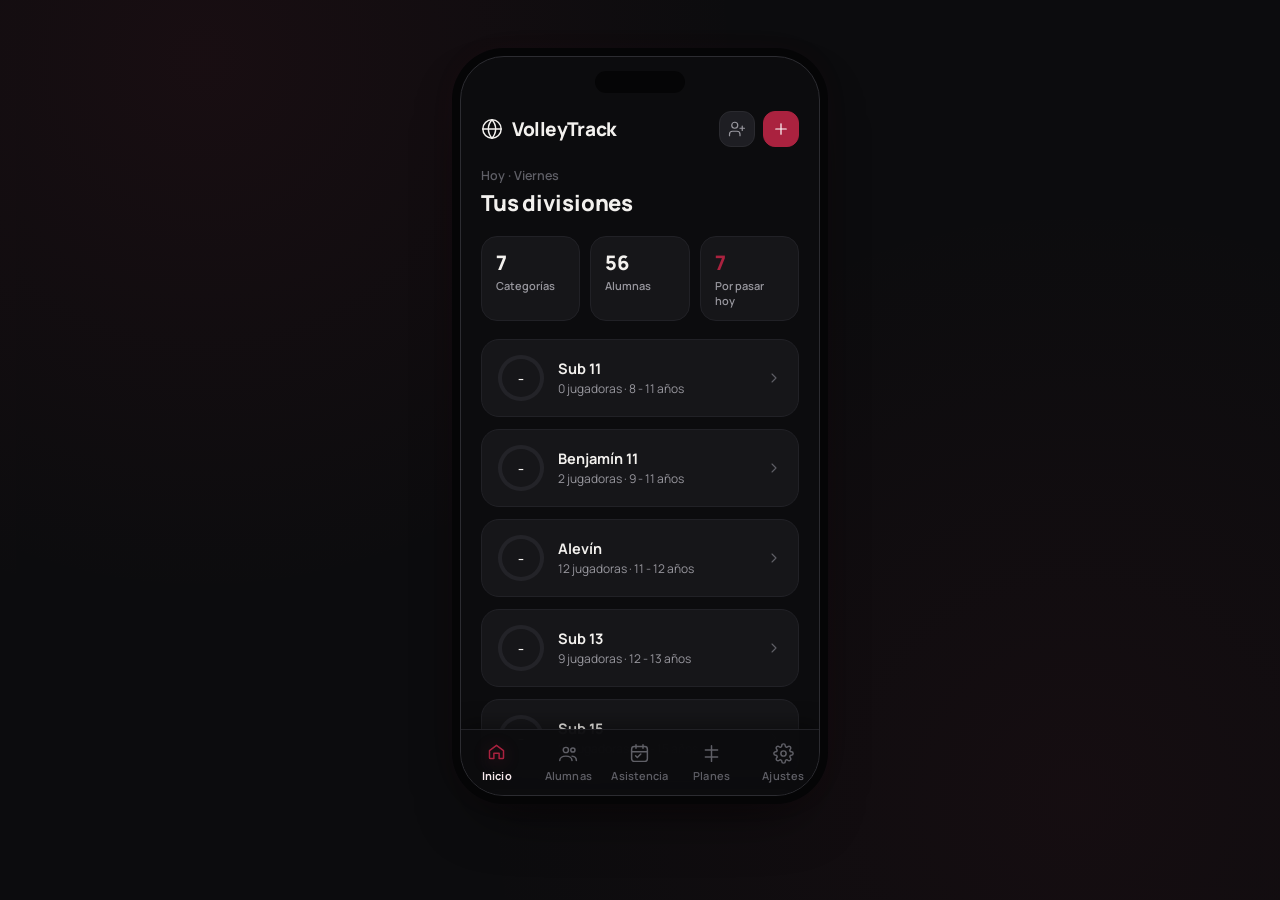
<file: index.html>
<!DOCTYPE html>
<html lang="es">
<head>
  <meta charset="UTF-8" />
  <meta name="viewport" content="width=device-width, initial-scale=1.0, maximum-scale=1.0, user-scalable=no, viewport-fit=cover" />
  <title>VolleyTrack — Control de Vóley</title>
  
  <meta name="theme-color" content="#0c0c0e" />
  <meta name="apple-mobile-web-app-capable" content="yes" />
  <meta name="apple-mobile-web-app-status-bar-style" content="black-translucent" />
  <meta name="mobile-web-app-capable" content="yes" />
  <meta name="application-name" content="VolleyTrack" />

  <!-- Google Fonts: Manrope -->
  <link rel="preconnect" href="https://fonts.googleapis.com">
  <link rel="preconnect" href="https://fonts.gstatic.com" crossorigin>
  <link href="https://fonts.googleapis.com/css2?family=Manrope:wght@400;500;600;700;800&display=swap" rel="stylesheet">

  <link rel="manifest" href="manifest.json?v=5" />
  <link rel="icon" type="image/svg+xml" href="data:image/svg+xml,<svg xmlns='http://www.w3.org/2000/svg' viewBox='0 0 100 100'><circle cx='50' cy='50' r='48' fill='%23aa223f'/><circle cx='50' cy='50' r='38' fill='none' stroke='%23ffffff' stroke-width='6'/><path d='M20,50 Q50,20 80,50' fill='none' stroke='%23ffffff' stroke-width='5'/><path d='M20,50 Q50,80 80,50' fill='none' stroke='%23ffffff' stroke-width='5'/></svg>" />

  <!-- Estilos con versionado anti-caché v8 -->
  <link rel="stylesheet" href="css/styles.css?v=8" />
</head>
<body>
  <div class="phone" id="appRoot">
    <!-- Notch y Statusbar del diseño -->
    <div class="notch"></div>
    <div class="statusbar"></div>

    <!-- Topbar -->
    <header class="app-topbar">
      <div class="topbar-brand">
        <svg class="icon brand-svg-icon" viewBox="0 0 24 24"><circle cx="12" cy="12" r="10"/><path d="M12 2a15.3 15.3 0 0 1 4 10 15.3 15.3 0 0 1-4 10 15.3 15.3 0 0 1-4-10 15.3 15.3 0 0 1 4-10z"/><path d="M2 12h20"/></svg>
        <div>VolleyTrack</div>
      </div>
      <div class="topbar-actions">
        <button class="top-action-btn" id="btnQuickAddAlumna" title="Añadir Alumna">
          <svg class="icon" viewBox="0 0 24 24" width="18" height="18"><path d="M16 21v-2a4 4 0 0 0-4-4H6a4 4 0 0 0-4 4v2"/><circle cx="9" cy="7" r="4"/><line x1="19" y1="8" x2="19" y2="14"/><line x1="22" y1="11" x2="16" y2="11"/></svg>
        </button>
        <button class="top-action-btn highlight" id="btnNewDivisionHeader" title="Nueva Sub / Categoría">
          <svg class="icon" viewBox="0 0 24 24" width="18" height="18"><line x1="12" y1="5" x2="12" y2="19"/><line x1="5" y1="12" x2="19" y2="12"/></svg>
        </button>
      </div>
    </header>

    <!-- Main Content View -->
    <main class="app-content" id="appContent">
      <!-- Contenido dinámico renderizado por app.js -->
    </main>

    <!-- Bottom Nav -->
    <nav class="bottom-nav">
      <button class="nav-item active" data-tab="divisions">
        <svg class="icon" viewBox="0 0 24 24"><path d="M4 11l8-6 8 6v8a1 1 0 0 1-1 1h-4v-6H9v6H5a1 1 0 0 1-1-1z"/></svg>
        <span>Inicio</span>
      </button>
      <button class="nav-item" data-tab="students">
        <svg class="icon" viewBox="0 0 24 24"><circle cx="9" cy="8" r="3"/><path d="M2 20c0-3 3-5 7-5s7 2 7 5"/><circle cx="17" cy="8" r="2.4"/><path d="M16 15c2.8.3 5 2 5 5"/></svg>
        <span>Alumnas</span>
      </button>
      <button class="nav-item" data-tab="attendance">
        <svg class="icon" viewBox="0 0 24 24"><rect x="3" y="4" width="18" height="17" rx="3"/><path d="M8 2v4M16 2v4M3 10h18"/><path d="M7.5 14.5l2 2 4-4"/></svg>
        <span>Asistencia</span>
      </button>
      <button class="nav-item" data-tab="exercises">
        <svg class="icon" viewBox="0 0 24 24"><path d="M12 3v18M5 8h14M5 16h14"/></svg>
        <span>Planes</span>
      </button>
      <button class="nav-item" data-tab="settings">
        <svg class="icon" viewBox="0 0 24 24"><circle cx="12" cy="12" r="3"/><path d="M19.4 15a1.65 1.65 0 0 0 .33 1.82l.06.06a2 2 0 0 1 0 2.83 2 2 0 0 1-2.83 0l-.06-.06a1.65 1.65 0 0 0-1.82-.33 1.65 1.65 0 0 0-1 1.51V21a2 2 0 0 1-2 2 2 2 0 0 1-2-2v-.09A1.65 1.65 0 0 0 9 19.4a1.65 1.65 0 0 0-1.82.33l-.06.06a2 2 0 0 1-2.83 0 2 2 0 0 1 0-2.83l.06-.06a1.65 1.65 0 0 0 .33-1.82 1.65 1.65 0 0 0-1.51-1H3a2 2 0 0 1-2-2 2 2 0 0 1 2-2h.09A1.65 1.65 0 0 0 4.6 9a1.65 1.65 0 0 0-.33-1.82l-.06-.06a2 2 0 0 1 0-2.83 2 2 0 0 1 2.83 0l.06.06a1.65 1.65 0 0 0 1.82.33H9a1.65 1.65 0 0 0 1-1.51V3a2 2 0 0 1 2-2 2 2 0 0 1 2 2v.09a1.65 1.65 0 0 0 1 1.51 1.65 1.65 0 0 0 1.82-.33l.06-.06a2 2 0 0 1 2.83 0 2 2 0 0 1 0 2.83l-.06.06a1.65 1.65 0 0 0-.33 1.82V9a1.65 1.65 0 0 0 1.51 1H21a2 2 0 0 1 2 2 2 2 0 0 1-2 2h-.09a1.65 1.65 0 0 0-1.51 1z"/></svg>
        <span>Ajustes</span>
      </button>
    </nav>
  </div>

  <script src="js/xlsx.full.min.js"></script>
  <script type="module" src="js/app.js?v=8"></script>
</body>
</html>
</file>
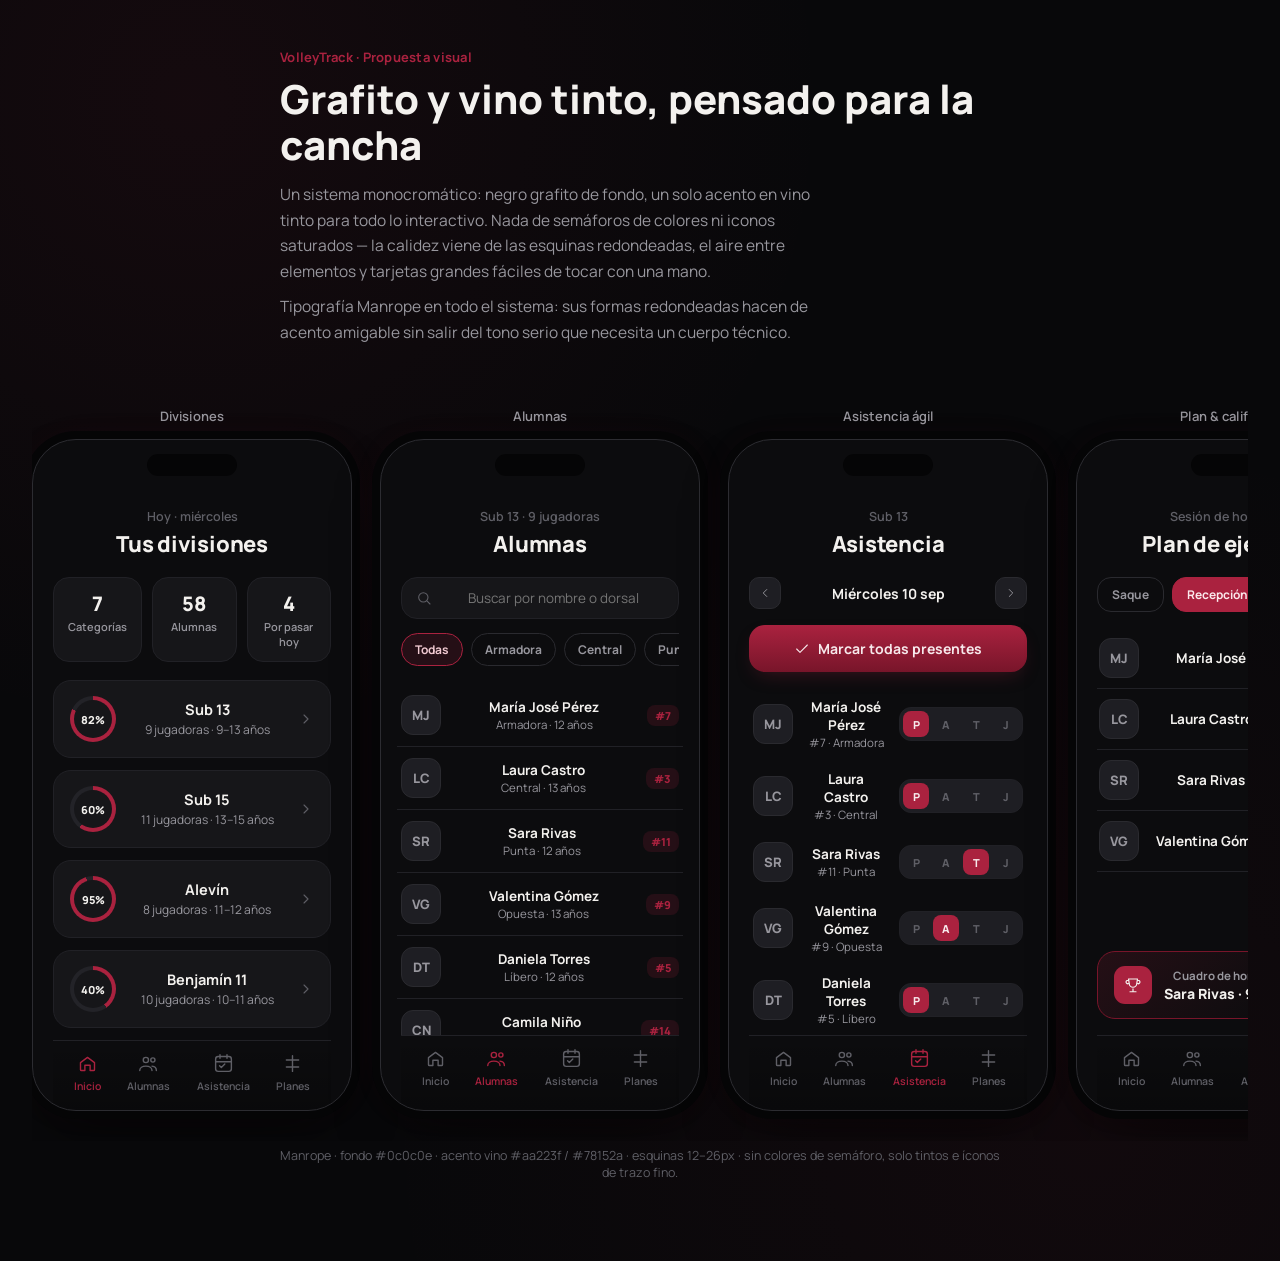
<file: volleytrack-diseno.html>
<!DOCTYPE html>
<html lang="es">
<head>
<meta charset="UTF-8">
<meta name="viewport" content="width=device-width, initial-scale=1.0">
<title>VolleyTrack — Diseño de app</title>
<style>
  @import url('https://fonts.googleapis.com/css2?family=Manrope:wght@400;500;600;700;800&display=swap');

  :root{
    --bg:#0c0c0e;
    --page:#08080a;
    --surface:#161619;
    --surface-2:#1e1e23;
    --surface-3:#232328;
    --border:#2a2a2f;
    --border-soft:#212126;
    --text:#f3f1ee;
    --text-muted:#98979e;
    --text-faint:#5f5f66;
    --wine:#aa223f;
    --wine-deep:#78152a;
    --wine-soft:rgba(170,34,63,.16);
    --wine-glow:rgba(170,34,63,.35);
    --radius-lg:26px;
    --radius-md:18px;
    --radius-sm:12px;
  }

  *{box-sizing:border-box;}
  html,body{margin:0;padding:0;}
  body{
    background:var(--page);
    background-image:
      radial-gradient(circle at 15% 8%, rgba(170,34,63,.08), transparent 40%),
      radial-gradient(circle at 85% 90%, rgba(170,34,63,.06), transparent 45%);
    font-family:'Manrope', sans-serif;
    color:var(--text);
    padding:48px 32px 80px;
    -webkit-font-smoothing:antialiased;
  }

  .intro{
    max-width:720px;
    margin:0 auto 52px;
  }
  .intro .eyebrow{
    color:var(--wine);
    font-weight:700;
    font-size:13px;
    letter-spacing:.02em;
    margin-bottom:10px;
  }
  .intro h1{
    font-size:clamp(28px,4vw,40px);
    font-weight:800;
    line-height:1.15;
    margin:0 0 14px;
  }
  .intro p{
    color:var(--text-muted);
    font-size:15.5px;
    line-height:1.65;
    max-width:60ch;
    margin:0;
  }
  .intro p + p{ margin-top:10px; }

  .rail{
    display:flex;
    gap:28px;
    overflow-x:auto;
    padding:10px 4px 30px;
    scroll-snap-type:x proximity;
  }
  .rail::-webkit-scrollbar{ height:8px; }
  .rail::-webkit-scrollbar-thumb{ background:var(--surface-2); border-radius:8px; }

  .frame-wrap{
    flex:0 0 auto;
    scroll-snap-align:start;
    text-align:center;
  }
  .frame-label{
    color:var(--text-muted);
    font-size:13px;
    font-weight:600;
    margin-bottom:14px;
    letter-spacing:.01em;
  }

  .phone{
    width:320px;
    height:672px;
    background:var(--bg);
    border-radius:44px;
    border:1px solid #2c2c31;
    box-shadow:
      0 0 0 8px #050506,
      0 30px 60px -20px rgba(0,0,0,.7),
      0 0 40px -10px rgba(170,34,63,.12);
    position:relative;
    overflow:hidden;
    display:flex;
    flex-direction:column;
  }
  .notch{
    position:absolute;
    top:14px; left:50%;
    transform:translateX(-50%);
    width:90px; height:22px;
    background:#050506;
    border-radius:20px;
    z-index:20;
  }
  .statusbar{
    height:48px;
    flex:0 0 auto;
  }

  .screen{
    flex:1;
    display:flex;
    flex-direction:column;
    padding:20px 20px 0;
    overflow:hidden;
  }

  .screen-head{ margin-bottom:18px; }
  .screen-head .greet{
    color:var(--text-faint);
    font-size:12.5px;
    font-weight:600;
    margin-bottom:4px;
  }
  .screen-head h2{
    font-size:22px;
    font-weight:800;
    margin:0;
    letter-spacing:-.01em;
  }

  /* ---- bottom nav ---- */
  .bottom-nav{
    flex:0 0 auto;
    display:flex;
    justify-content:space-around;
    align-items:center;
    padding:12px 8px 22px;
    border-top:1px solid var(--border-soft);
    background:linear-gradient(180deg, transparent, rgba(0,0,0,.25));
  }
  .nav-item{
    display:flex;
    flex-direction:column;
    align-items:center;
    gap:5px;
    color:var(--text-faint);
  }
  .nav-item.active{ color:var(--wine); }
  .nav-item svg{ width:21px; height:21px; }
  .nav-item span{ font-size:10.5px; font-weight:600; }

  svg.icon{ stroke:currentColor; fill:none; stroke-width:1.6; stroke-linecap:round; stroke-linejoin:round; }

  /* ---- pill buttons ---- */
  .btn-primary{
    background:linear-gradient(180deg, var(--wine), var(--wine-deep));
    color:#f7e9ec;
    border:none;
    border-radius:16px;
    padding:14px 18px;
    font-family:inherit;
    font-weight:700;
    font-size:14px;
    display:flex;
    align-items:center;
    justify-content:center;
    gap:8px;
    box-shadow:0 8px 20px -8px var(--wine-glow);
  }
  .btn-ghost{
    background:var(--surface-2);
    color:var(--text);
    border:1px solid var(--border);
    border-radius:16px;
    padding:11px 14px;
    font-family:inherit;
    font-weight:600;
    font-size:13px;
  }

  /* ---- screen 1 : divisiones ---- */
  .stat-strip{
    display:flex;
    gap:10px;
    margin-bottom:18px;
  }
  .stat-chip{
    flex:1;
    background:var(--surface);
    border:1px solid var(--border-soft);
    border-radius:16px;
    padding:12px 14px;
  }
  .stat-chip .num{ font-size:20px; font-weight:800; }
  .stat-chip .lab{ font-size:11px; color:var(--text-muted); font-weight:600; margin-top:2px; }

  .div-card{
    background:var(--surface);
    border:1px solid var(--border-soft);
    border-radius:var(--radius-md);
    padding:15px 16px;
    display:flex;
    align-items:center;
    gap:14px;
    margin-bottom:12px;
  }
  .div-ring{
    width:46px; height:46px;
    border-radius:50%;
    flex:0 0 auto;
    display:flex; align-items:center; justify-content:center;
    background:conic-gradient(var(--wine) var(--pct,70%), var(--surface-3) 0);
    position:relative;
  }
  .div-ring::after{
    content:'';
    position:absolute;
    inset:4px;
    background:var(--surface);
    border-radius:50%;
  }
  .div-ring span{
    position:relative; z-index:2;
    font-size:11px; font-weight:800; color:var(--text);
  }
  .div-info{ flex:1; min-width:0; }
  .div-info .name{ font-size:14.5px; font-weight:700; }
  .div-info .sub{ font-size:12px; color:var(--text-muted); margin-top:2px; }
  .chev{ color:var(--text-faint); }

  /* ---- screen 2: alumnas ---- */
  .search-bar{
    display:flex; align-items:center; gap:10px;
    background:var(--surface);
    border:1px solid var(--border-soft);
    border-radius:16px;
    padding:11px 14px;
    margin-bottom:14px;
    color:var(--text-faint);
  }
  .search-bar input{
    all:unset; color:var(--text); font-family:inherit; font-size:13.5px; flex:1;
  }
  .chip-row{ display:flex; gap:8px; margin-bottom:16px; overflow-x:auto; padding-bottom:2px;}
  .chip{
    flex:0 0 auto;
    font-size:12px; font-weight:700;
    padding:7px 13px;
    border-radius:20px;
    border:1px solid var(--border);
    color:var(--text-muted);
    white-space:nowrap;
  }
  .chip.active{ background:var(--wine-soft); border-color:var(--wine); color:#f0c9d1; }

  .player-row{
    display:flex; align-items:center; gap:12px;
    padding:11px 4px;
    border-bottom:1px solid var(--border-soft);
  }
  .avatar{
    width:40px; height:40px;
    border-radius:12px;
    background:var(--surface-2);
    border:1px solid var(--border);
    display:flex; align-items:center; justify-content:center;
    font-size:13px; font-weight:800; color:var(--text-muted);
    flex:0 0 auto;
  }
  .player-info{ flex:1; min-width:0; }
  .player-info .pname{ font-size:13.5px; font-weight:700; }
  .player-info .ptag{ font-size:11.5px; color:var(--text-muted); margin-top:1px; }
  .dorsal{
    font-size:11px; font-weight:800;
    color:var(--wine);
    background:var(--wine-soft);
    padding:3px 8px;
    border-radius:8px;
  }

  /* ---- screen 3: asistencia ---- */
  .date-nav{
    display:flex; align-items:center; justify-content:space-between;
    margin-bottom:16px;
  }
  .date-nav .day{ font-size:14px; font-weight:700; }
  .date-nav button{
    width:32px; height:32px; border-radius:10px;
    background:var(--surface-2); border:1px solid var(--border);
    color:var(--text-muted);
    display:flex; align-items:center; justify-content:center;
  }

  .mark-all{
    width:100%; margin-bottom:16px;
  }

  .att-row{
    display:flex; align-items:center; gap:12px;
    padding:10px 4px;
  }
  .seg{
    display:flex; gap:4px;
    background:var(--surface-2);
    padding:3px; border-radius:12px;
    border:1px solid var(--border-soft);
  }
  .seg button{
    width:26px; height:26px;
    border-radius:8px;
    border:none;
    background:transparent;
    color:var(--text-faint);
    font-size:11px; font-weight:800;
    font-family:inherit;
  }
  .seg button.sel{
    background:var(--wine);
    color:#f7e9ec;
  }

  /* ---- screen 4: ejercicios / calificación ---- */
  .fund-tabs{
    display:flex; gap:8px; overflow-x:auto; margin-bottom:16px;
  }
  .fund-tab{
    flex:0 0 auto;
    padding:8px 14px;
    border-radius:14px;
    font-size:12px; font-weight:700;
    border:1px solid var(--border);
    color:var(--text-muted);
    white-space:nowrap;
  }
  .fund-tab.active{
    background:var(--wine); color:#fbe9ec; border-color:var(--wine);
  }

  .rate-row{
    display:flex; align-items:center; gap:10px;
    padding:10px 2px;
    border-bottom:1px solid var(--border-soft);
  }
  .stepper{
    display:flex; align-items:center; gap:8px;
    background:var(--surface-2);
    border:1px solid var(--border-soft);
    border-radius:12px;
    padding:5px 6px;
  }
  .stepper button{
    width:22px; height:22px;
    border-radius:7px;
    border:none;
    background:var(--surface-3);
    color:var(--text);
    font-weight:800; font-size:13px;
    font-family:inherit;
  }
  .stepper .val{ font-size:13px; font-weight:800; width:16px; text-align:center; }

  .honor-card{
    margin-top:auto;
    margin-bottom:16px;
    background:linear-gradient(135deg, var(--wine-soft), transparent 70%);
    border:1px solid var(--wine-deep);
    border-radius:var(--radius-md);
    padding:14px 16px;
    display:flex; align-items:center; gap:12px;
  }
  .honor-card .badge{
    width:38px; height:38px; border-radius:11px;
    background:var(--wine);
    display:flex; align-items:center; justify-content:center;
  }
  .honor-card .htext .h1{ font-size:11.5px; color:var(--text-muted); font-weight:700; }
  .honor-card .htext .h2{ font-size:14px; font-weight:800; margin-top:1px; }

  .footnote{
    max-width:720px; margin:0 auto; text-align:center;
    color:var(--text-faint); font-size:12.5px; padding-top:6px;
  }
</style>
</head>
<body>

  <div class="intro">
    <div class="eyebrow">VolleyTrack · Propuesta visual</div>
    <h1>Grafito y vino tinto, pensado para la cancha</h1>
    <p>Un sistema monocromático: negro grafito de fondo, un solo acento en vino tinto para todo lo interactivo. Nada de semáforos de colores ni iconos saturados — la calidez viene de las esquinas redondeadas, el aire entre elementos y tarjetas grandes fáciles de tocar con una mano.</p>
    <p>Tipografía Manrope en todo el sistema: sus formas redondeadas hacen de acento amigable sin salir del tono serio que necesita un cuerpo técnico.</p>
  </div>

  <div class="rail">

    <!-- SCREEN 1: DIVISIONES -->
    <div class="frame-wrap">
      <div class="frame-label">Divisiones</div>
      <div class="phone">
        <div class="notch"></div>
        <div class="statusbar"></div>
        <div class="screen">
          <div class="screen-head">
            <div class="greet">Hoy · miércoles</div>
            <h2>Tus divisiones</h2>
          </div>

          <div class="stat-strip">
            <div class="stat-chip"><div class="num">7</div><div class="lab">Categorías</div></div>
            <div class="stat-chip"><div class="num">58</div><div class="lab">Alumnas</div></div>
            <div class="stat-chip"><div class="num">4</div><div class="lab">Por pasar hoy</div></div>
          </div>

          <div class="div-card">
            <div class="div-ring" style="--pct:82%"><span>82%</span></div>
            <div class="div-info"><div class="name">Sub 13</div><div class="sub">9 jugadoras · 9–13 años</div></div>
            <svg class="icon chev" viewBox="0 0 24 24" width="16" height="16"><path d="M9 6l6 6-6 6"/></svg>
          </div>
          <div class="div-card">
            <div class="div-ring" style="--pct:60%"><span>60%</span></div>
            <div class="div-info"><div class="name">Sub 15</div><div class="sub">11 jugadoras · 13–15 años</div></div>
            <svg class="icon chev" viewBox="0 0 24 24" width="16" height="16"><path d="M9 6l6 6-6 6"/></svg>
          </div>
          <div class="div-card">
            <div class="div-ring" style="--pct:95%"><span>95%</span></div>
            <div class="div-info"><div class="name">Alevín</div><div class="sub">8 jugadoras · 11–12 años</div></div>
            <svg class="icon chev" viewBox="0 0 24 24" width="16" height="16"><path d="M9 6l6 6-6 6"/></svg>
          </div>
          <div class="div-card">
            <div class="div-ring" style="--pct:40%"><span>40%</span></div>
            <div class="div-info"><div class="name">Benjamín 11</div><div class="sub">10 jugadoras · 10–11 años</div></div>
            <svg class="icon chev" viewBox="0 0 24 24" width="16" height="16"><path d="M9 6l6 6-6 6"/></svg>
          </div>

          <div class="bottom-nav">
            <div class="nav-item active">
              <svg class="icon" viewBox="0 0 24 24"><path d="M4 11l8-6 8 6v8a1 1 0 0 1-1 1h-4v-6H9v6H5a1 1 0 0 1-1-1z"/></svg>
              <span>Inicio</span>
            </div>
            <div class="nav-item">
              <svg class="icon" viewBox="0 0 24 24"><circle cx="9" cy="8" r="3"/><path d="M2 20c0-3 3-5 7-5s7 2 7 5"/><circle cx="17" cy="8" r="2.4"/><path d="M16 15c2.8.3 5 2 5 5"/></svg>
              <span>Alumnas</span>
            </div>
            <div class="nav-item">
              <svg class="icon" viewBox="0 0 24 24"><rect x="3" y="4" width="18" height="17" rx="3"/><path d="M8 2v4M16 2v4M3 10h18"/><path d="M7.5 14.5l2 2 4-4"/></svg>
              <span>Asistencia</span>
            </div>
            <div class="nav-item">
              <svg class="icon" viewBox="0 0 24 24"><path d="M12 3v18M5 8h14M5 16h14"/></svg>
              <span>Planes</span>
            </div>
          </div>
        </div>
      </div>
    </div>

    <!-- SCREEN 2: ALUMNAS -->
    <div class="frame-wrap">
      <div class="frame-label">Alumnas</div>
      <div class="phone">
        <div class="notch"></div>
        <div class="statusbar"></div>
        <div class="screen">
          <div class="screen-head">
            <div class="greet">Sub 13 · 9 jugadoras</div>
            <h2>Alumnas</h2>
          </div>

          <div class="search-bar">
            <svg class="icon" viewBox="0 0 24 24" width="16" height="16"><circle cx="11" cy="11" r="7"/><path d="M21 21l-4.3-4.3"/></svg>
            <input type="text" placeholder="Buscar por nombre o dorsal" />
          </div>

          <div class="chip-row">
            <div class="chip active">Todas</div>
            <div class="chip">Armadora</div>
            <div class="chip">Central</div>
            <div class="chip">Punta</div>
            <div class="chip">Líbero</div>
          </div>

          <div style="overflow-y:auto; flex:1; margin:0 -4px;">
            <div class="player-row"><div class="avatar">MJ</div><div class="player-info"><div class="pname">María José Pérez</div><div class="ptag">Armadora · 12 años</div></div><div class="dorsal">#7</div></div>
            <div class="player-row"><div class="avatar">LC</div><div class="player-info"><div class="pname">Laura Castro</div><div class="ptag">Central · 13 años</div></div><div class="dorsal">#3</div></div>
            <div class="player-row"><div class="avatar">SR</div><div class="player-info"><div class="pname">Sara Rivas</div><div class="ptag">Punta · 12 años</div></div><div class="dorsal">#11</div></div>
            <div class="player-row"><div class="avatar">VG</div><div class="player-info"><div class="pname">Valentina Gómez</div><div class="ptag">Opuesta · 13 años</div></div><div class="dorsal">#9</div></div>
            <div class="player-row"><div class="avatar">DT</div><div class="player-info"><div class="pname">Daniela Torres</div><div class="ptag">Líbero · 12 años</div></div><div class="dorsal">#5</div></div>
            <div class="player-row"><div class="avatar">CN</div><div class="player-info"><div class="pname">Camila Niño</div><div class="ptag">Central · 13 años</div></div><div class="dorsal">#14</div></div>
          </div>

          <div class="bottom-nav">
            <div class="nav-item">
              <svg class="icon" viewBox="0 0 24 24"><path d="M4 11l8-6 8 6v8a1 1 0 0 1-1 1h-4v-6H9v6H5a1 1 0 0 1-1-1z"/></svg>
              <span>Inicio</span>
            </div>
            <div class="nav-item active">
              <svg class="icon" viewBox="0 0 24 24"><circle cx="9" cy="8" r="3"/><path d="M2 20c0-3 3-5 7-5s7 2 7 5"/><circle cx="17" cy="8" r="2.4"/><path d="M16 15c2.8.3 5 2 5 5"/></svg>
              <span>Alumnas</span>
            </div>
            <div class="nav-item">
              <svg class="icon" viewBox="0 0 24 24"><rect x="3" y="4" width="18" height="17" rx="3"/><path d="M8 2v4M16 2v4M3 10h18"/><path d="M7.5 14.5l2 2 4-4"/></svg>
              <span>Asistencia</span>
            </div>
            <div class="nav-item">
              <svg class="icon" viewBox="0 0 24 24"><path d="M12 3v18M5 8h14M5 16h14"/></svg>
              <span>Planes</span>
            </div>
          </div>
        </div>
      </div>
    </div>

    <!-- SCREEN 3: ASISTENCIA -->
    <div class="frame-wrap">
      <div class="frame-label">Asistencia ágil</div>
      <div class="phone">
        <div class="notch"></div>
        <div class="statusbar"></div>
        <div class="screen">
          <div class="screen-head">
            <div class="greet">Sub 13</div>
            <h2>Asistencia</h2>
          </div>

          <div class="date-nav">
            <button><svg class="icon" viewBox="0 0 24 24" width="14" height="14"><path d="M15 6l-6 6 6 6"/></svg></button>
            <div class="day">Miércoles 10 sep</div>
            <button><svg class="icon" viewBox="0 0 24 24" width="14" height="14"><path d="M9 6l6 6-6 6"/></svg></button>
          </div>

          <button class="btn-primary mark-all">
            <svg class="icon" viewBox="0 0 24 24" width="16" height="16" stroke="#f7e9ec"><path d="M20 6L9 17l-5-5"/></svg>
            Marcar todas presentes
          </button>

          <div style="overflow-y:auto; flex:1;">
            <div class="att-row">
              <div class="avatar">MJ</div>
              <div class="player-info" style="flex:1"><div class="pname">María José Pérez</div><div class="ptag">#7 · Armadora</div></div>
              <div class="seg"><button class="sel">P</button><button>A</button><button>T</button><button>J</button></div>
            </div>
            <div class="att-row">
              <div class="avatar">LC</div>
              <div class="player-info" style="flex:1"><div class="pname">Laura Castro</div><div class="ptag">#3 · Central</div></div>
              <div class="seg"><button class="sel">P</button><button>A</button><button>T</button><button>J</button></div>
            </div>
            <div class="att-row">
              <div class="avatar">SR</div>
              <div class="player-info" style="flex:1"><div class="pname">Sara Rivas</div><div class="ptag">#11 · Punta</div></div>
              <div class="seg"><button>P</button><button>A</button><button class="sel">T</button><button>J</button></div>
            </div>
            <div class="att-row">
              <div class="avatar">VG</div>
              <div class="player-info" style="flex:1"><div class="pname">Valentina Gómez</div><div class="ptag">#9 · Opuesta</div></div>
              <div class="seg"><button>P</button><button class="sel">A</button><button>T</button><button>J</button></div>
            </div>
            <div class="att-row">
              <div class="avatar">DT</div>
              <div class="player-info" style="flex:1"><div class="pname">Daniela Torres</div><div class="ptag">#5 · Líbero</div></div>
              <div class="seg"><button class="sel">P</button><button>A</button><button>T</button><button>J</button></div>
            </div>
          </div>

          <div class="bottom-nav">
            <div class="nav-item">
              <svg class="icon" viewBox="0 0 24 24"><path d="M4 11l8-6 8 6v8a1 1 0 0 1-1 1h-4v-6H9v6H5a1 1 0 0 1-1-1z"/></svg>
              <span>Inicio</span>
            </div>
            <div class="nav-item">
              <svg class="icon" viewBox="0 0 24 24"><circle cx="9" cy="8" r="3"/><path d="M2 20c0-3 3-5 7-5s7 2 7 5"/><circle cx="17" cy="8" r="2.4"/><path d="M16 15c2.8.3 5 2 5 5"/></svg>
              <span>Alumnas</span>
            </div>
            <div class="nav-item active">
              <svg class="icon" viewBox="0 0 24 24"><rect x="3" y="4" width="18" height="17" rx="3"/><path d="M8 2v4M16 2v4M3 10h18"/><path d="M7.5 14.5l2 2 4-4"/></svg>
              <span>Asistencia</span>
            </div>
            <div class="nav-item">
              <svg class="icon" viewBox="0 0 24 24"><path d="M12 3v18M5 8h14M5 16h14"/></svg>
              <span>Planes</span>
            </div>
          </div>
        </div>
      </div>
    </div>

    <!-- SCREEN 4: PLAN / CALIFICACIÓN -->
    <div class="frame-wrap">
      <div class="frame-label">Plan &amp; calificación</div>
      <div class="phone">
        <div class="notch"></div>
        <div class="statusbar"></div>
        <div class="screen">
          <div class="screen-head">
            <div class="greet">Sesión de hoy · Sub 13</div>
            <h2>Plan de ejercicios</h2>
          </div>

          <div class="fund-tabs">
            <div class="fund-tab">Saque</div>
            <div class="fund-tab active">Recepción</div>
            <div class="fund-tab">Colocación</div>
            <div class="fund-tab">Remate</div>
            <div class="fund-tab">Bloqueo</div>
          </div>

          <div style="overflow-y:auto;">
            <div class="rate-row">
              <div class="avatar">MJ</div>
              <div class="player-info" style="flex:1"><div class="pname">María José</div></div>
              <div class="stepper"><button>−</button><div class="val">8</div><button>+</button></div>
            </div>
            <div class="rate-row">
              <div class="avatar">LC</div>
              <div class="player-info" style="flex:1"><div class="pname">Laura Castro</div></div>
              <div class="stepper"><button>−</button><div class="val">6</div><button>+</button></div>
            </div>
            <div class="rate-row">
              <div class="avatar">SR</div>
              <div class="player-info" style="flex:1"><div class="pname">Sara Rivas</div></div>
              <div class="stepper"><button>−</button><div class="val">9</div><button>+</button></div>
            </div>
            <div class="rate-row">
              <div class="avatar">VG</div>
              <div class="player-info" style="flex:1"><div class="pname">Valentina Gómez</div></div>
              <div class="stepper"><button>−</button><div class="val">7</div><button>+</button></div>
            </div>
          </div>

          <div class="honor-card">
            <div class="badge">
              <svg class="icon" viewBox="0 0 24 24" width="18" height="18" stroke="#f7e9ec"><path d="M8 21h8M12 17v4M6 4h12l-1 6a5 5 0 0 1-10 0z"/><path d="M6 6H4a2 2 0 0 0 2 4M18 6h2a2 2 0 0 1-2 4"/></svg>
            </div>
            <div class="htext"><div class="h1">Cuadro de honor</div><div class="h2">Sara Rivas · 9/10</div></div>
          </div>

          <div class="bottom-nav">
            <div class="nav-item">
              <svg class="icon" viewBox="0 0 24 24"><path d="M4 11l8-6 8 6v8a1 1 0 0 1-1 1h-4v-6H9v6H5a1 1 0 0 1-1-1z"/></svg>
              <span>Inicio</span>
            </div>
            <div class="nav-item">
              <svg class="icon" viewBox="0 0 24 24"><circle cx="9" cy="8" r="3"/><path d="M2 20c0-3 3-5 7-5s7 2 7 5"/><circle cx="17" cy="8" r="2.4"/><path d="M16 15c2.8.3 5 2 5 5"/></svg>
              <span>Alumnas</span>
            </div>
            <div class="nav-item">
              <svg class="icon" viewBox="0 0 24 24"><rect x="3" y="4" width="18" height="17" rx="3"/><path d="M8 2v4M16 2v4M3 10h18"/><path d="M7.5 14.5l2 2 4-4"/></svg>
              <span>Asistencia</span>
            </div>
            <div class="nav-item active">
              <svg class="icon" viewBox="0 0 24 24"><path d="M12 3v18M5 8h14M5 16h14"/></svg>
              <span>Planes</span>
            </div>
          </div>
        </div>
      </div>
    </div>

  </div>

  <div class="footnote">Manrope · fondo #0c0c0e · acento vino #aa223f / #78152a · esquinas 12–26px · sin colores de semáforo, solo tintos e íconos de trazo fino.</div>

</body>
</html>
</file>
<file: css/styles.css>
/* ==========================================================================
   VOLLEYTRACK — DISEÑO EXACTO DE VOLLEYTRACK-DISENO.HTML
   Fuente: Manrope
   Paleta: --bg: #0c0c0e, --surface: #161619, --wine: #aa223f, etc.
   ========================================================================== */

@import url('https://fonts.googleapis.com/css2?family=Manrope:wght@400;500;600;700;800&display=swap');

:root {
  --bg: #0c0c0e;
  --page: #08080a;
  --surface: #161619;
  --surface-2: #1e1e23;
  --surface-3: #232328;
  --border: #2a2a2f;
  --border-soft: #212126;
  --text: #f3f1ee;
  --text-muted: #98979e;
  --text-faint: #5f5f66;
  --wine: #aa223f;
  --wine-deep: #78152a;
  --wine-soft: rgba(170, 34, 63, 0.16);
  --wine-glow: rgba(170, 34, 63, 0.35);
  --radius-lg: 26px;
  --radius-md: 18px;
  --radius-sm: 12px;

  --bottom-bar-height: 66px;
  --safe-bottom: env(safe-area-inset-bottom, 0px);
}

*, *::before, *::after {
  box-sizing: border-box;
  margin: 0;
  padding: 0;
  -webkit-tap-highlight-color: transparent;
}

html, body {
  width: 100%;
  height: 100%;
  max-width: 100vw;
  background: var(--bg);
  background-image:
    radial-gradient(circle at 15% 8%, rgba(170, 34, 63, 0.08), transparent 40%),
    radial-gradient(circle at 85% 90%, rgba(170, 34, 63, 0.06), transparent 45%);
  font-family: 'Manrope', sans-serif;
  color: var(--text);
  -webkit-font-smoothing: antialiased;
  overflow-x: hidden;
  padding: 36px 16px 60px;
  display: flex;
  align-items: center;
  justify-content: center;
  min-height: 100vh;
}

/* Teléfono idéntico a volleytrack-diseno.html */
.phone {
  width: 100%;
  max-width: 360px;
  height: 740px;
  max-height: 92vh;
  background: var(--bg);
  border-radius: 44px;
  border: 1px solid #2c2c31;
  box-shadow:
    0 0 0 8px #050506,
    0 30px 60px -20px rgba(0, 0, 0, 0.7),
    0 0 40px -10px rgba(170, 34, 63, 0.12);
  position: relative;
  overflow: hidden;
  overflow-x: hidden;
  display: flex;
  flex-direction: column;
}

.notch {
  position: absolute;
  top: 14px;
  left: 50%;
  transform: translateX(-50%);
  width: 90px;
  height: 22px;
  background: #050506;
  border-radius: 20px;
  z-index: 30;
}

.statusbar {
  height: 46px;
  flex: 0 0 auto;
}

@media (max-width: 600px), (display-mode: standalone) {
  html, body {
    padding: 0;
    margin: 0;
    width: 100vw;
    height: 100dvh;
    min-height: 100dvh;
    overflow: hidden;
    background: var(--bg);
  }
  .phone {
    max-width: 100%;
    width: 100%;
    height: 100dvh;
    max-height: none;
    border-radius: 0;
    border: none;
    box-shadow: none;
  }
  .notch {
    display: none !important;
  }
  .statusbar {
    display: none !important;
  }
  .app-topbar {
    padding: max(12px, env(safe-area-inset-top, 12px)) 18px 12px;
  }
  .app-content {
    padding: 10px 16px calc(var(--bottom-bar-height) + env(safe-area-inset-bottom, 12px) + 24px);
  }
}

/* Barra Superior / Header */
.app-topbar {
  display: flex;
  align-items: center;
  justify-content: space-between;
  padding: 8px 20px 10px;
  background: var(--bg);
  flex: 0 0 auto;
  z-index: 25;
}

.topbar-brand {
  display: flex;
  align-items: center;
  gap: 9px;
  font-size: 19px;
  font-weight: 800;
  letter-spacing: -0.02em;
  color: var(--text);
}

.brand-svg-icon {
  width: 22px;
  height: 22px;
  stroke: var(--wine);
}

.topbar-actions {
  display: flex;
  align-items: center;
  gap: 8px;
}

.top-action-btn {
  width: 36px;
  height: 36px;
  border-radius: var(--radius-sm);
  background: var(--surface-2);
  border: 1px solid var(--border);
  color: var(--text-muted);
  display: flex;
  align-items: center;
  justify-content: center;
  cursor: pointer;
  transition: all 0.15s ease;
}

.top-action-btn:active {
  transform: scale(0.95);
  background: var(--surface-3);
  color: var(--text);
}

.top-action-btn.highlight {
  background: var(--wine);
  border-color: var(--wine);
  color: #fff;
}

/* Contenedor Principal de Vistas */
.app-content {
  flex: 1;
  display: flex;
  flex-direction: column;
  padding: 10px 20px calc(var(--bottom-bar-height) + 20px + var(--safe-bottom));
  overflow-y: auto;
  overflow-x: hidden;
  -webkit-overflow-scrolling: touch;
  max-width: 100%;
}

/* ==========================================================================
   TIPOGRAFÍA Y HEADERS DE PANTALLA (.screen-head)
   ========================================================================== */

.screen-head {
  margin-bottom: 18px;
}

.screen-head .greet {
  color: var(--text-faint);
  font-size: 12.5px;
  font-weight: 600;
  margin-bottom: 4px;
}

.screen-head h2, .screen-head h1 {
  font-size: 22px;
  font-weight: 800;
  margin: 0;
  letter-spacing: -0.01em;
  color: var(--text);
}

.screen-head-row {
  display: flex;
  align-items: flex-end;
  justify-content: space-between;
  gap: 12px;
}

svg.icon {
  stroke: currentColor;
  fill: none;
  stroke-width: 1.6;
  stroke-linecap: round;
  stroke-linejoin: round;
  flex-shrink: 0;
}

/* ==========================================================================
   BOTONES Y ELEMENTOS PILL
   ========================================================================== */

.btn-primary {
  background: linear-gradient(180deg, var(--wine), var(--wine-deep));
  color: #f7e9ec;
  border: none;
  border-radius: 16px;
  padding: 14px 18px;
  font-family: inherit;
  font-weight: 700;
  font-size: 14px;
  display: flex;
  align-items: center;
  justify-content: center;
  gap: 8px;
  box-shadow: 0 8px 20px -8px var(--wine-glow);
  cursor: pointer;
  transition: all 0.15s ease;
}

.btn-primary:active {
  transform: scale(0.98);
  filter: brightness(1.1);
}

.btn-ghost {
  background: var(--surface-2);
  color: var(--text);
  border: 1px solid var(--border);
  border-radius: 16px;
  padding: 11px 14px;
  font-family: inherit;
  font-weight: 600;
  font-size: 13px;
  display: inline-flex;
  align-items: center;
  justify-content: center;
  gap: 6px;
  cursor: pointer;
  transition: all 0.15s ease;
}

.btn-ghost:active {
  background: var(--surface-3);
}

.btn-sm-ghost {
  background: var(--surface-2);
  color: var(--text-muted);
  border: 1px solid var(--border-soft);
  border-radius: 10px;
  padding: 6px 12px;
  font-family: inherit;
  font-size: 12px;
  font-weight: 600;
  cursor: pointer;
}

.btn-sm-ghost:hover {
  color: var(--text);
}

/* ==========================================================================
   PANTALLA 1: DIVISIONES (STAT-STRIP & DIV-CARD)
   ========================================================================== */

.stat-strip {
  display: flex;
  gap: 10px;
  margin-bottom: 18px;
}

.stat-chip {
  flex: 1;
  background: var(--surface);
  border: 1px solid var(--border-soft);
  border-radius: 16px;
  padding: 12px 14px;
  text-align: left;
}

.stat-chip .num {
  font-size: 20px;
  font-weight: 800;
  color: var(--text);
}

.stat-chip .lab {
  font-size: 11px;
  color: var(--text-muted);
  font-weight: 600;
  margin-top: 2px;
}

.div-card {
  background: var(--surface);
  border: 1px solid var(--border-soft);
  border-radius: var(--radius-md);
  padding: 15px 16px;
  display: flex;
  align-items: center;
  gap: 14px;
  margin-bottom: 12px;
  cursor: pointer;
  transition: border-color 0.15s ease, transform 0.12s ease;
}

.div-card:hover {
  border-color: var(--border);
}

.div-card:active {
  transform: scale(0.99);
}

.div-ring {
  width: 46px;
  height: 46px;
  border-radius: 50%;
  flex: 0 0 auto;
  display: flex;
  align-items: center;
  justify-content: center;
  background: conic-gradient(var(--wine) var(--pct, 70%), var(--surface-3) 0);
  position: relative;
}

.div-ring::after {
  content: '';
  position: absolute;
  inset: 4px;
  background: var(--surface);
  border-radius: 50%;
}

.div-ring span {
  position: relative;
  z-index: 2;
  font-size: 11px;
  font-weight: 800;
  color: var(--text);
}

.div-info {
  flex: 1;
  min-width: 0;
}

.div-info .name {
  font-size: 14.5px;
  font-weight: 700;
  color: var(--text);
}

.div-info .sub {
  font-size: 12px;
  color: var(--text-muted);
  margin-top: 2px;
}

.chev {
  color: var(--text-faint);
}

/* Botón ← Volver */
.btn-back {
  display: inline-flex;
  align-items: center;
  gap: 6px;
  background: transparent;
  border: none;
  color: var(--text-muted);
  font-family: inherit;
  font-size: 12px;
  font-weight: 700;
  letter-spacing: 0.02em;
  padding: 0 0 10px;
  cursor: pointer;
  transition: color 0.15s ease;
}

.btn-back:active {
  color: var(--text);
}

/* Action tiles — Asistencia / Ejercicios */
.div-action-row {
  display: flex;
  gap: 10px;
  margin-bottom: 16px;
}

.btn-action-tile {
  flex: 1;
  display: flex;
  flex-direction: column;
  align-items: center;
  justify-content: center;
  gap: 8px;
  padding: 16px 10px;
  background: var(--surface);
  border: 1px solid var(--border-soft);
  border-radius: var(--radius-md);
  color: var(--text-muted);
  font-family: inherit;
  font-size: 12.5px;
  font-weight: 700;
  cursor: pointer;
  transition: all 0.15s ease;
}

.btn-action-tile:active {
  background: var(--wine-soft);
  border-color: var(--wine);
  color: #f0c9d1;
  transform: scale(0.97);
}

/* Estado vacío unificado */
.empty-state {
  display: flex;
  flex-direction: column;
  align-items: center;
  justify-content: center;
  gap: 12px;
  padding: 32px 24px;
  text-align: center;
  color: var(--text-faint);
}

.empty-state svg {
  opacity: 0.35;
}

.empty-state p {
  font-size: 13px;
  line-height: 1.6;
  color: var(--text-muted);
}

.empty-state strong {
  color: var(--text);
}

/* ==========================================================================
   PANTALLA 2: ALUMNAS (SEARCH, CHIPS, PLAYER-ROW, AVATAR)
   ========================================================================== */

.search-bar {
  display: flex;
  align-items: center;
  gap: 10px;
  background: var(--surface);
  border: 1px solid var(--border-soft);
  border-radius: 16px;
  padding: 11px 14px;
  margin-bottom: 14px;
  color: var(--text-faint);
}

.search-bar input {
  all: unset;
  color: var(--text);
  font-family: inherit;
  font-size: 13.5px;
  flex: 1;
}

.search-bar input::placeholder {
  color: var(--text-faint);
}

.chip-row {
  display: flex;
  gap: 8px;
  margin-bottom: 16px;
  overflow-x: auto;
  padding-bottom: 2px;
  scrollbar-width: none;
}

.chip-row::-webkit-scrollbar {
  display: none;
}

.chip {
  flex: 0 0 auto;
  font-size: 12px;
  font-weight: 700;
  padding: 7px 13px;
  border-radius: 20px;
  border: 1px solid var(--border);
  color: var(--text-muted);
  white-space: nowrap;
  background: transparent;
  cursor: pointer;
  transition: all 0.15s ease;
}

.chip.active {
  background: var(--wine-soft);
  border-color: var(--wine);
  color: #f0c9d1;
}

.player-row {
  display: flex;
  align-items: center;
  gap: 12px;
  padding: 11px 4px;
  border-bottom: 1px solid var(--border-soft);
  cursor: pointer;
}

.player-row:last-child {
  border-bottom: none;
}

.avatar {
  width: 40px;
  height: 40px;
  border-radius: 12px;
  background: var(--surface-2);
  border: 1px solid var(--border);
  display: flex;
  align-items: center;
  justify-content: center;
  font-size: 13px;
  font-weight: 800;
  color: var(--text-muted);
  flex: 0 0 auto;
  letter-spacing: 0.02em;
}

.player-info {
  flex: 1;
  min-width: 0;
}

.player-info .pname {
  font-size: 13.5px;
  font-weight: 700;
  color: var(--text);
  white-space: nowrap;
  overflow: hidden;
  text-overflow: ellipsis;
}

.player-info .ptag {
  font-size: 11.5px;
  color: var(--text-muted);
  margin-top: 1px;
}

.dorsal {
  font-size: 11px;
  font-weight: 800;
  color: var(--wine);
  background: var(--wine-soft);
  padding: 3px 8px;
  border-radius: 8px;
  flex: 0 0 auto;
}

/* ==========================================================================
   PANTALLA 3: ASISTENCIA (DATE-NAV, SUMMARY STRIP, ATT-ROW, SEG)
   ========================================================================== */

/* Resumen rápido P/A/T/J al tope de la sesión */
.att-summary-strip {
  display: flex;
  gap: 8px;
  margin-bottom: 14px;
}

.att-sum-chip {
  flex: 1;
  display: flex;
  flex-direction: column;
  align-items: center;
  gap: 2px;
  padding: 8px 4px;
  border-radius: 12px;
  border: 1px solid var(--border-soft);
  background: var(--surface);
}

.att-sum-chip .num {
  font-size: 18px;
  font-weight: 800;
  line-height: 1;
}

.att-sum-chip .lab {
  font-size: 10px;
  font-weight: 600;
  color: var(--text-faint);
  letter-spacing: 0.02em;
}

.att-sum-chip.present   { border-color: rgba(74, 222, 128, 0.35); background: rgba(74, 222, 128, 0.06); }
.att-sum-chip.present .num  { color: #4ade80; }

.att-sum-chip.absent    { border-color: rgba(170, 34, 63, 0.4); background: rgba(170, 34, 63, 0.08); }
.att-sum-chip.absent .num   { color: #f43f5e; }

.att-sum-chip.late      { border-color: rgba(251, 191, 36, 0.35); background: rgba(251, 191, 36, 0.06); }
.att-sum-chip.late .num     { color: #fbbf24; }

.att-sum-chip.justified { border-color: rgba(96, 165, 250, 0.35); background: rgba(96, 165, 250, 0.06); }
.att-sum-chip.justified .num { color: #60a5fa; }

/* Contenedor scroll de filas de asistencia */
.att-rows-scroll {
  overflow-y: auto;
  flex: 1;
  margin: 0 -4px;
  -webkit-overflow-scrolling: touch;
}

/* Contenedor scroll de filas de ejercicios */
.ex-rows-scroll {
  overflow-y: auto;
  flex: 1;
  margin: 0 -4px;
  -webkit-overflow-scrolling: touch;
}

/* Zonas de sesión (asistencia y ejercicios) necesitan ser flex col */
#attSessionBox,
#exSessionBox {
  display: flex;
  flex-direction: column;
  flex: 1;
  min-height: 0;
}

.date-nav {
  display: flex;
  align-items: center;
  justify-content: space-between;
  margin-bottom: 16px;
}

.date-nav .day {
  font-size: 14px;
  font-weight: 700;
  color: var(--text);
}

.date-nav button {
  width: 32px;
  height: 32px;
  border-radius: 10px;
  background: var(--surface-2);
  border: 1px solid var(--border);
  color: var(--text-muted);
  display: flex;
  align-items: center;
  justify-content: center;
  cursor: pointer;
}

.date-nav button:active {
  background: var(--surface-3);
  color: var(--text);
}

.mark-all {
  width: 100%;
  margin-bottom: 16px;
}

.att-row {
  display: flex;
  align-items: center;
  gap: 12px;
  padding: 10px 4px;
  border-bottom: 1px solid var(--border-soft);
}

.att-row:last-child {
  border-bottom: none;
}

.seg {
  display: flex;
  gap: 5px;
  background: var(--surface-2);
  padding: 4px;
  border-radius: 14px;
  border: 1px solid var(--border-soft);
  flex: 0 0 auto;
}

.seg button {
  min-width: 36px;
  height: 36px;
  border-radius: 10px;
  border: 1px solid transparent;
  background: transparent;
  color: var(--text-muted);
  font-size: 13px;
  font-weight: 800;
  font-family: inherit;
  cursor: pointer;
  display: flex;
  align-items: center;
  justify-content: center;
  transition: all 0.15s cubic-bezier(0.4, 0, 0.2, 1);
  -webkit-tap-highlight-color: transparent;
  user-select: none;
  opacity: 0.65;
}

/* Colores de texto en reposo coincidentes con las tarjetas superiores */
.seg button[data-status="P"] { color: #4ade80; }
.seg button[data-status="A"] { color: #f43f5e; }
.seg button[data-status="T"] { color: #fbbf24; }
.seg button[data-status="J"] { color: #60a5fa; }

/* Estados seleccionados activos */
.seg button.sel {
  opacity: 1;
  color: #ffffff !important;
}

/* P: Presente (Verde) */
.seg button[data-status="P"].sel {
  background: #16a34a;
  border-color: #22c55e;
  box-shadow: 0 4px 12px -2px rgba(34, 197, 94, 0.55);
}

/* A: Ausente (Vino Tinto) */
.seg button[data-status="A"].sel {
  background: var(--wine);
  border-color: #c4294b;
  box-shadow: 0 4px 12px -2px var(--wine-glow);
}

/* T: Tarde (Ámbar / Amarillo) */
.seg button[data-status="T"].sel {
  background: #d97706;
  border-color: #f59e0b;
  box-shadow: 0 4px 12px -2px rgba(245, 158, 11, 0.5);
}

/* J: Justificada (Azul) */
.seg button[data-status="J"].sel {
  background: #2563eb;
  border-color: #3b82f6;
  box-shadow: 0 4px 12px -2px rgba(59, 130, 246, 0.5);
}

.seg button:active {
  transform: scale(0.92);
}

/* ==========================================================================
   PANTALLA 4: PLANES / CALIFICACIÓN (FUND-TABS, RATE-ROW, STEPPER, HONOR-CARD)
   ========================================================================== */

.fund-tabs {
  display: flex;
  gap: 8px;
  overflow-x: auto;
  margin-bottom: 16px;
  padding-bottom: 2px;
  scrollbar-width: none;
}

.fund-tabs::-webkit-scrollbar {
  display: none;
}

.fund-tab {
  flex: 0 0 auto;
  padding: 8px 14px;
  border-radius: 14px;
  font-size: 12px;
  font-weight: 700;
  border: 1px solid var(--border);
  color: var(--text-muted);
  white-space: nowrap;
  background: transparent;
  cursor: pointer;
}

.fund-tab.active {
  background: var(--wine);
  color: #fbe9ec;
  border-color: var(--wine);
}

.rate-row {
  display: flex;
  align-items: center;
  gap: 10px;
  padding: 10px 2px;
  border-bottom: 1px solid var(--border-soft);
}

.rate-row:last-child {
  border-bottom: none;
}

.stepper {
  display: flex;
  align-items: center;
  gap: 8px;
  background: var(--surface-2);
  border: 1px solid var(--border-soft);
  border-radius: 12px;
  padding: 4px 6px;
  flex: 0 0 auto;
}

.stepper button {
  width: 34px;
  height: 34px;
  border-radius: 8px;
  border: none;
  background: var(--surface-3);
  color: var(--text);
  font-weight: 800;
  font-size: 16px;
  font-family: inherit;
  cursor: pointer;
  display: flex;
  align-items: center;
  justify-content: center;
  transition: all 0.12s ease;
  user-select: none;
  -webkit-tap-highlight-color: transparent;
}

.stepper button:active {
  background: var(--wine);
  color: #fff;
  transform: scale(0.92);
}

.stepper .val {
  min-width: 34px;
  text-align: center;
  font-size: 14.5px;
  font-weight: 800;
  color: var(--text);
}

.honor-card {
  margin-top: 18px;
  margin-bottom: 16px;
  background: linear-gradient(135deg, var(--wine-soft), transparent 70%);
  border: 1px solid var(--wine-deep);
  border-radius: var(--radius-md);
  padding: 14px 16px;
  display: flex;
  align-items: center;
  gap: 12px;
}

.honor-card .badge {
  width: 38px;
  height: 38px;
  border-radius: 11px;
  background: var(--wine);
  display: flex;
  align-items: center;
  justify-content: center;
  flex: 0 0 auto;
  color: #f7e9ec;
}

.honor-card .htext .h1 {
  font-size: 11.5px;
  color: var(--text-muted);
  font-weight: 700;
}

.honor-card .htext .h2 {
  font-size: 14px;
  font-weight: 800;
  margin-top: 1px;
  color: var(--text);
}

/* .bottom-nav y .nav-item → definidos abajo (bloque único ergonómico móvil) */

/* Animación de entrada entre tabs */
@keyframes fadeSlideIn {
  from { opacity: 0; transform: translateY(6px); }
  to   { opacity: 1; transform: translateY(0); }
}

.app-content.tab-enter {
  animation: fadeSlideIn 0.18s cubic-bezier(0.4, 0, 0.2, 1) both;
}

/* ==========================================================================
   MODALES Y FORMULARIOS (BOTTOM SHEET)
   ========================================================================== */

.modal-overlay {
  position: fixed;
  top: 0;
  left: 0;
  right: 0;
  bottom: 0;
  width: 100%;
  height: 100%;
  background: rgba(0, 0, 0, 0.75);
  backdrop-filter: blur(6px);
  -webkit-backdrop-filter: blur(6px);
  z-index: 1000;
  display: flex;
  align-items: flex-end;
  justify-content: center;
  touch-action: pan-y;
  overscroll-behavior: contain;
  pointer-events: auto;
}

.modal-sheet {
  background: var(--surface);
  border-top: 1px solid var(--border);
  border-radius: var(--radius-lg) var(--radius-lg) 0 0;
  width: 100%;
  max-width: 440px;
  max-height: 88vh;
  overflow-y: auto;
  overflow-x: hidden;
  padding: 20px 20px calc(24px + var(--safe-bottom));
  box-shadow: 0 -10px 40px rgba(0, 0, 0, 0.8);
}

.modal-header {
  display: flex;
  align-items: flex-start;
  justify-content: space-between;
  margin-bottom: 16px;
}

.modal-title {
  font-size: 18px;
  font-weight: 800;
  color: var(--text);
}

.modal-subtitle {
  font-size: 12px;
  color: var(--text-muted);
  margin-top: 2px;
}

.modal-close-btn {
  width: 34px;
  height: 34px;
  border-radius: 50%;
  background: var(--surface-2);
  border: 1px solid var(--border);
  color: var(--text-muted);
  font-size: 20px;
  line-height: 1;
  cursor: pointer;
  display: flex;
  align-items: center;
  justify-content: center;
  touch-action: manipulation;
  transition: all 0.15s ease;
  user-select: none;
  -webkit-tap-highlight-color: transparent;
  flex-shrink: 0;
}

.modal-close-btn:active {
  background: var(--border);
  color: #ffffff;
  transform: scale(0.92);
}

.modal-form {
  display: flex;
  flex-direction: column;
  gap: 12px;
}

.form-group {
  display: flex;
  flex-direction: column;
  gap: 5px;
}

.form-group label {
  font-size: 12px;
  font-weight: 600;
  color: var(--text-muted);
}

.form-group input, .form-group select, .form-group textarea {
  padding: 11px 14px;
  background: var(--surface-2);
  border: 1px solid var(--border);
  border-radius: var(--radius-sm);
  color: var(--text);
  font-family: inherit;
  font-size: 13.5px;
  width: 100%;
  box-sizing: border-box;
  max-width: 100%;
}

.form-group input:focus, .form-group select:focus, .form-group textarea:focus {
  border-color: var(--wine);
  outline: none;
}

.form-row {
  display: flex;
  gap: 10px;
  min-width: 0;
}

.form-group.half {
  flex: 1;
  min-width: 0;
  overflow: hidden;
}

.modal-footer {
  display: flex;
  align-items: center;
  justify-content: flex-end;
  gap: 10px;
  margin-top: 14px;
  padding-top: 14px;
  border-top: 1px solid var(--border-soft);
}

/* Toast */
.app-toast {
  position: fixed;
  top: 16px;
  left: 50%;
  transform: translateX(-50%) translateY(-20px);
  background: var(--surface-2);
  border: 1px solid var(--border);
  color: var(--text);
  padding: 8px 16px;
  border-radius: 20px;
  font-size: 12.5px;
  font-weight: 600;
  opacity: 0;
  pointer-events: none;
  transition: all 0.2s ease;
  z-index: 200;
}

.app-toast.show {
  opacity: 1;
  transform: translateX(-50%) translateY(0);
}

.app-toast.toast-success {
  border-color: var(--wine);
  background: var(--wine-deep);
  color: #fce8eb;
}

/* ==========================================================================
   BARRA DE NAVEGACIÓN INFERIOR (BOTTOM NAV) — DISEÑO ERGONÓMICO MÓVIL
   ========================================================================== */
.bottom-nav {
  position: absolute;
  bottom: 0;
  left: 0;
  right: 0;
  height: calc(var(--bottom-bar-height) + var(--safe-bottom));
  padding-bottom: var(--safe-bottom);
  background: rgba(12, 12, 14, 0.95);
  backdrop-filter: blur(20px);
  -webkit-backdrop-filter: blur(20px);
  border-top: 1px solid var(--border-soft);
  display: flex;
  align-items: center;
  justify-content: space-around;
  z-index: 50;
  box-shadow: 0 -4px 20px rgba(0, 0, 0, 0.4);
}

@media (max-width: 600px), (display-mode: standalone) {
  .bottom-nav {
    position: fixed;
    height: auto;
    min-height: 62px;
    padding-bottom: max(10px, env(safe-area-inset-bottom, 10px));
  }
}

.nav-item {
  flex: 1;
  display: flex;
  flex-direction: column;
  align-items: center;
  justify-content: center;
  gap: 4px;
  background: transparent;
  border: none;
  color: var(--text-faint);
  font-family: inherit;
  font-size: 11px;
  font-weight: 600;
  padding: 8px 2px;
  min-height: 50px;
  cursor: pointer;
  transition: all 0.15s cubic-bezier(0.4, 0, 0.2, 1);
  user-select: none;
  -webkit-user-select: none;
  -webkit-tap-highlight-color: transparent;
}

.nav-item svg.icon {
  width: 21px;
  height: 21px;
  stroke: var(--text-faint);
  stroke-width: 1.7;
  transition: all 0.18s ease;
}

.nav-item span {
  transition: all 0.18s ease;
  letter-spacing: 0.01em;
}

.nav-item.active {
  color: var(--text);
  font-weight: 700;
}

.nav-item.active svg.icon {
  stroke: var(--wine);
  transform: translateY(-2px);
  filter: drop-shadow(0 2px 8px var(--wine-glow));
}

.nav-item.active span {
  color: #f7e9ec;
}

.nav-item:active {
  transform: scale(0.92);
}

/* ==========================================================================
   PANTALLA DE AJUSTES Y ACTUALIZACIÓN RÁPIDA
   ========================================================================== */
.settings-section {
  background: var(--surface);
  border: 1px solid var(--border-soft);
  border-radius: var(--radius-md);
  padding: 16px;
  margin-bottom: 14px;
}

.settings-section.highlight {
  border-color: rgba(170, 34, 63, 0.35);
  background: linear-gradient(180deg, rgba(170, 34, 63, 0.08) 0%, var(--surface) 100%);
  box-shadow: 0 8px 24px -10px var(--wine-glow);
}

.settings-sec-title {
  font-size: 11.5px;
  font-weight: 700;
  color: var(--wine);
  letter-spacing: 0.04em;
  margin-bottom: 12px;
  display: flex;
  align-items: center;
  gap: 6px;
}

.settings-row {
  display: flex;
  align-items: center;
  justify-content: space-between;
  padding: 10px 0;
  border-bottom: 1px solid var(--border-soft);
}

.settings-row:last-child {
  border-bottom: none;
  padding-bottom: 0;
}

.settings-row-info .title {
  font-size: 14px;
  font-weight: 700;
  color: var(--text);
}

.settings-row-info .desc {
  font-size: 12px;
  color: var(--text-muted);
  margin-top: 2px;
}

.badge-version {
  background: var(--surface-2);
  border: 1px solid var(--border);
  color: var(--text);
  padding: 4px 10px;
  border-radius: 20px;
  font-size: 11.5px;
  font-weight: 700;
}

.btn-update-action {
  width: 100%;
  margin-top: 14px;
  padding: 13px 16px;
  border-radius: 14px;
  background: var(--wine);
  color: #fff;
  border: none;
  font-family: inherit;
  font-size: 13.5px;
  font-weight: 700;
  display: flex;
  align-items: center;
  justify-content: center;
  gap: 8px;
  cursor: pointer;
  transition: all 0.15s ease;
  box-shadow: 0 6px 16px -4px var(--wine-glow);
}

.btn-update-action:active {
  transform: scale(0.98);
  filter: brightness(1.1);
}

.btn-update-action.loading {
  opacity: 0.8;
  pointer-events: none;
}

.btn-secondary-action {
  width: 100%;
  padding: 11px 14px;
  border-radius: 12px;
  background: var(--surface-2);
  border: 1px solid var(--border);
  color: var(--text);
  font-family: inherit;
  font-size: 13px;
  font-weight: 600;
  display: flex;
  align-items: center;
  justify-content: center;
  gap: 8px;
  cursor: pointer;
  margin-top: 8px;
  transition: all 0.15s ease;
}

.btn-secondary-action:active {
  background: var(--surface-3);
  transform: scale(0.98);
}

/* Transiciones suaves al cerrar modales */
.modal-overlay.closing {
  opacity: 0;
  pointer-events: auto !important;
}
.modal-overlay.closing .modal-sheet {
  transform: translateY(100%);
  transition: transform 0.18s ease-out;
}

/* ==========================================================================
   TRIGGERS PERSONALIZADOS DE FORMULARIO (Select y Date)
   ========================================================================== */
.custom-select-trigger,
.custom-date-trigger {
  padding: 12px 14px;
  background: var(--surface-2);
  border: 1px solid var(--border);
  border-radius: var(--radius-sm);
  color: var(--text);
  font-family: inherit;
  font-size: 14px;
  font-weight: 600;
  display: flex;
  align-items: center;
  justify-content: space-between;
  cursor: pointer;
  touch-action: manipulation;
  user-select: none;
  -webkit-tap-highlight-color: transparent;
  transition: border-color 0.15s, background 0.15s;
}

.custom-select-trigger:active,
.custom-date-trigger:active {
  border-color: var(--accent);
  background: rgba(225, 29, 72, 0.06);
}

.custom-select-trigger .val-text,
.custom-date-trigger .val-text {
  flex: 1;
  white-space: nowrap;
  overflow: hidden;
  text-overflow: ellipsis;
}

.custom-select-trigger .val-placeholder,
.custom-date-trigger .val-placeholder {
  color: var(--text-muted);
  font-weight: 400;
}

.custom-select-trigger svg,
.custom-date-trigger svg {
  color: var(--text-muted);
  flex-shrink: 0;
  margin-left: 8px;
}

/* ==========================================================================
   SELECT SHEET (Bottom sheet con lista y radio buttons elegantes)
   ========================================================================== */
.select-sheet-overlay {
  z-index: 1050;
}

.sheet-options-list {
  display: flex;
  flex-direction: column;
  gap: 4px;
  max-height: 60vh;
  overflow-y: auto;
  -webkit-overflow-scrolling: touch;
  padding: 4px 0;
}

.sheet-option-item {
  padding: 13px 14px;
  border-radius: 12px;
  display: flex;
  align-items: center;
  justify-content: space-between;
  cursor: pointer;
  touch-action: manipulation;
  user-select: none;
  -webkit-tap-highlight-color: transparent;
  transition: background 0.15s, border-color 0.15s;
  border: 1px solid transparent;
}

.sheet-option-item:active {
  background: var(--surface-2);
}

.sheet-option-item.selected {
  background: rgba(225, 29, 72, 0.12);
  border-color: rgba(225, 29, 72, 0.3);
}

.sheet-option-item .opt-label {
  font-size: 15px;
  font-weight: 600;
  color: var(--text);
}

.sheet-option-item.selected .opt-label {
  color: #ffffff;
}

.radio-ring {
  width: 22px;
  height: 22px;
  border-radius: 50%;
  border: 2px solid #52525b;
  display: flex;
  align-items: center;
  justify-content: center;
  transition: all 0.2s cubic-bezier(0.34, 1.56, 0.64, 1);
  flex-shrink: 0;
}

.sheet-option-item.selected .radio-ring {
  border-color: var(--accent);
}

.radio-dot {
  width: 10px;
  height: 10px;
  border-radius: 50%;
  background: var(--accent);
  opacity: 0;
  transform: scale(0.4);
  transition: all 0.2s cubic-bezier(0.34, 1.56, 0.64, 1);
}

.sheet-option-item.selected .radio-dot {
  opacity: 1;
  transform: scale(1);
}

/* ==========================================================================
   DATE PICKER SHEET (Calendario oscuro personalizado)
   ========================================================================== */
.dp-modal-sheet {
  max-width: 400px;
  padding: 0 0 calc(16px + var(--safe-bottom));
  overflow: hidden;
}

.dp-header-card {
  background: linear-gradient(135deg, #18181b 0%, #202024 100%);
  padding: 16px 20px;
  border-bottom: 1px solid var(--border);
}

.dp-header-year {
  font-size: 13px;
  font-weight: 700;
  color: var(--accent);
  letter-spacing: 0.5px;
  cursor: pointer;
  display: inline-block;
  padding: 2px 6px;
  border-radius: 4px;
  background: rgba(225, 29, 72, 0.1);
  margin-bottom: 4px;
}

.dp-header-date {
  font-size: 19px;
  font-weight: 800;
  color: #ffffff;
}

.dp-body {
  padding: 14px 16px 6px;
}

.dp-month-nav {
  display: flex;
  align-items: center;
  justify-content: space-between;
  margin-bottom: 12px;
}

.dp-nav-btn {
  background: var(--surface-2);
  border: 1px solid var(--border);
  width: 32px;
  height: 32px;
  border-radius: 50%;
  display: flex;
  align-items: center;
  justify-content: center;
  color: var(--text);
  cursor: pointer;
  touch-action: manipulation;
}

.dp-nav-btn:active {
  background: var(--border);
  transform: scale(0.92);
}

.dp-month-label {
  background: transparent;
  border: none;
  font-size: 14.5px;
  font-weight: 700;
  color: var(--text);
  display: flex;
  align-items: center;
  cursor: pointer;
  padding: 5px 10px;
  border-radius: 8px;
  touch-action: manipulation;
}

.dp-month-label:active {
  background: var(--surface-2);
}

.dp-year-grid {
  display: grid;
  grid-template-columns: repeat(4, 1fr);
  gap: 8px;
  max-height: 230px;
  overflow-y: auto;
  -webkit-overflow-scrolling: touch;
  padding: 4px 0 10px;
}

.dp-year-chip {
  padding: 10px 4px;
  background: var(--surface-2);
  border: 1px solid var(--border);
  border-radius: 10px;
  font-size: 13.5px;
  font-weight: 700;
  color: var(--text);
  cursor: pointer;
  text-align: center;
  touch-action: manipulation;
  transition: all 0.15s;
}

.dp-year-chip.selected {
  background: var(--accent);
  color: #ffffff;
  border-color: var(--accent);
}

.dp-year-chip:active {
  transform: scale(0.95);
}

.dp-weekdays {
  display: grid;
  grid-template-columns: repeat(7, 1fr);
  text-align: center;
  font-size: 11px;
  font-weight: 800;
  color: var(--text-muted);
  margin-bottom: 6px;
}

.dp-days-grid {
  display: grid;
  grid-template-columns: repeat(7, 1fr);
  gap: 2px;
  text-align: center;
}

.dp-day {
  aspect-ratio: 1;
  display: flex;
  align-items: center;
  justify-content: center;
  font-size: 13px;
  font-weight: 600;
  color: var(--text);
  border: none;
  background: transparent;
  border-radius: 50%;
  cursor: pointer;
  touch-action: manipulation;
  transition: all 0.15s;
  user-select: none;
}

.dp-day:active {
  background: var(--surface-2);
}

.dp-day.selected {
  background: var(--accent) !important;
  color: #ffffff !important;
  font-weight: 800;
  box-shadow: 0 0 10px rgba(225, 29, 72, 0.5);
}

.dp-day-muted {
  color: #52525b;
  font-size: 12px;
  pointer-events: none;
}

.dp-actions {
  display: flex;
  align-items: center;
  justify-content: flex-end;
  gap: 8px;
  padding: 10px 16px 0;
  border-top: 1px solid var(--border);
}

.dp-btn-clear {
  margin-right: auto;
  color: var(--text-muted) !important;
  font-size: 13px;
}

/* ==========================================================================
   DIÁLOGOS DE CONFIRMACIÓN Y ALERTAS
   ========================================================================== */
.custom-confirm-card {
  background: var(--surface);
  border: 1px solid var(--border);
  border-radius: 20px;
  width: 90%;
  max-width: 360px;
  padding: 24px 20px 20px;
  box-shadow: 0 20px 50px rgba(0, 0, 0, 0.85);
  display: flex;
  flex-direction: column;
  align-items: center;
  text-align: center;
  animation: confirmPop 0.2s cubic-bezier(0.16, 1, 0.3, 1);
}

@keyframes confirmPop {
  from {
    transform: scale(0.92);
    opacity: 0;
  }
  to {
    transform: scale(1);
    opacity: 1;
  }
}

.confirm-icon-box {
  width: 52px;
  height: 52px;
  border-radius: 50%;
  display: flex;
  align-items: center;
  justify-content: center;
  margin-bottom: 14px;
}

.confirm-icon-box.danger {
  background: rgba(239, 68, 68, 0.12);
  border: 1px solid rgba(239, 68, 68, 0.3);
}

.confirm-icon-box.info {
  background: rgba(225, 29, 72, 0.12);
  border: 1px solid rgba(225, 29, 72, 0.3);
}

.confirm-title {
  font-size: 17px;
  font-weight: 800;
  color: #ffffff;
  margin-bottom: 6px;
}

.confirm-message {
  font-size: 13.5px;
  color: var(--text-muted);
  line-height: 1.5;
  margin-bottom: 20px;
}

.confirm-actions {
  display: flex;
  gap: 10px;
  width: 100%;
}

.confirm-actions button {
  flex: 1;
  justify-content: center;
}

.btn-danger {
  background: #ef4444;
  color: #ffffff;
  border: none;
  padding: 11px 16px;
  border-radius: var(--radius-sm);
  font-size: 13.5px;
  font-weight: 700;
  cursor: pointer;
  display: flex;
  align-items: center;
  justify-content: center;
  touch-action: manipulation;
  transition: all 0.15s;
}

.btn-danger:active {
  background: #dc2626;
  transform: scale(0.98);
}

/* ==========================================================================
   BOTÓN EXPORTAR EXCEL (Asistencia)
   ========================================================================== */
.att-export-btn {
  display: flex;
  align-items: center;
  justify-content: center;
  gap: 8px;
  width: 100%;
  padding: 10px 14px;
  background: rgba(34, 197, 94, 0.1);
  border: 1px solid rgba(34, 197, 94, 0.28);
  color: #4ade80;
  border-radius: 12px;
  font-size: 13px;
  font-weight: 700;
  cursor: pointer;
  touch-action: manipulation;
  margin-top: 10px;
  transition: all 0.15s;
}

.att-export-btn:active {
  background: rgba(34, 197, 94, 0.2);
  transform: scale(0.98);
}

.att-export-btn svg {
  stroke: #4ade80;
}
</file>
